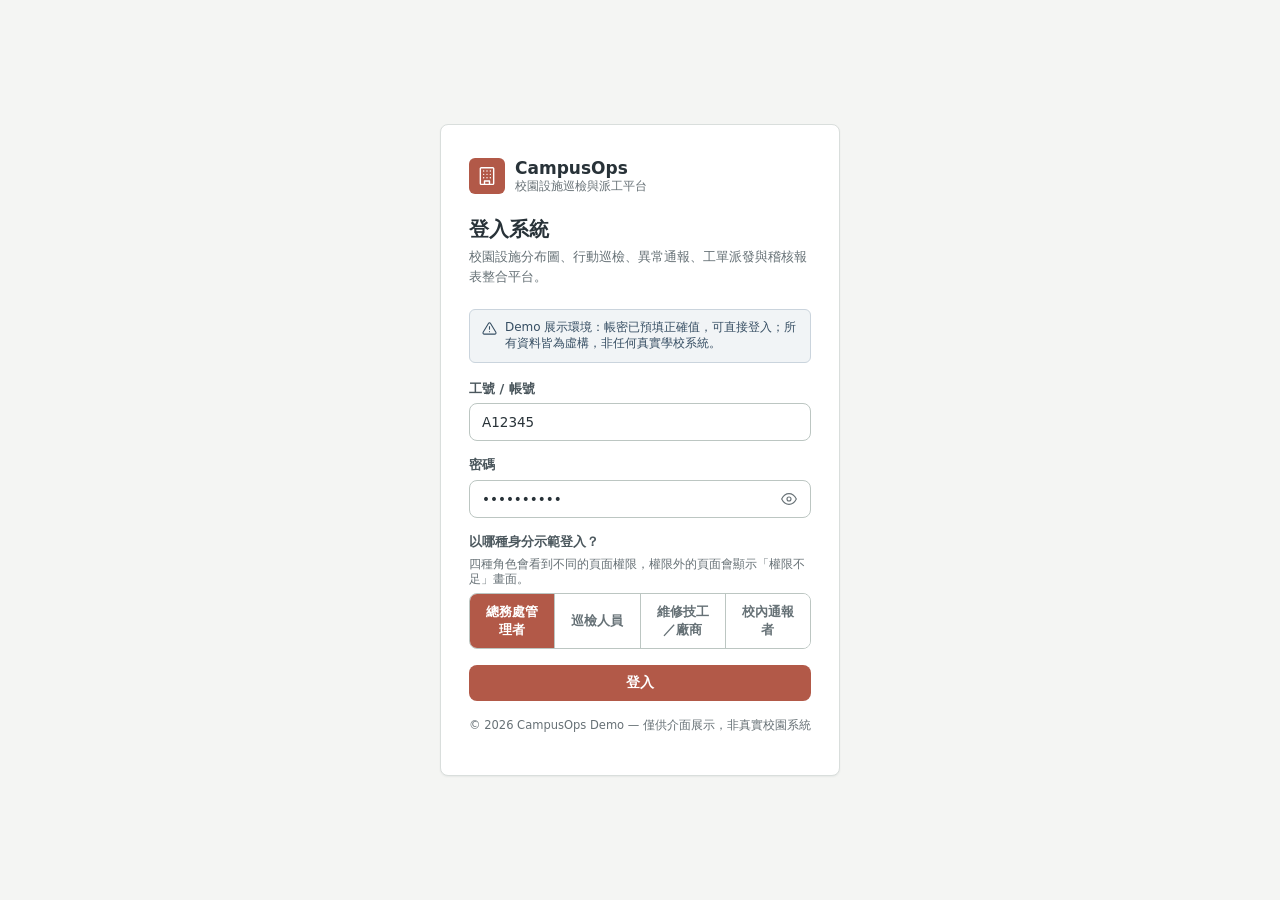
<file: index.html>
<!DOCTYPE html>
<html lang="zh-Hant">
<head>
<meta charset="UTF-8">
<meta name="viewport" content="width=device-width, initial-scale=1.0">
<title>登入 — CampusOps 校園設施巡檢與派工平台</title>
<link rel="icon" href="assets/favicon.svg" type="image/svg+xml">
<link rel="stylesheet" href="css/style.css?v=20260812a">
</head>
<body data-page="login">
<a class="skip-link" href="#login-form">跳到登入表單</a>
<div class="login-shell">
  <div class="login-card">
    <div class="login-brand">
      <div class="brand-mark"><svg viewBox="0 0 24 24" fill="none" stroke="currentColor" stroke-width="1.7" stroke-linecap="round" stroke-linejoin="round"><rect x="4" y="2" width="16" height="20" rx="1"/><path d="M9 22v-4h6v4"/><path d="M8 6h.01M12 6h.01M16 6h.01M8 10h.01M12 10h.01M16 10h.01M8 14h.01M12 14h.01M16 14h.01"/></svg></div>
      <div><div class="brand-text">CampusOps</div><div class="brand-sub">校園設施巡檢與派工平台</div></div>
    </div>
    <h2 class="login-title">登入系統</h2>
    <p class="login-desc">校園設施分布圖、行動巡檢、異常通報、工單派發與稽核報表整合平台。</p>

    <div class="login-demo-note">
      <svg viewBox="0 0 24 24" fill="none" stroke="currentColor" stroke-width="1.7" stroke-linecap="round" stroke-linejoin="round"><path d="M10.29 3.86 1.82 18a2 2 0 0 0 1.71 3h16.94a2 2 0 0 0 1.71-3L13.71 3.86a2 2 0 0 0-3.42 0Z"/><line x1="12" y1="9" x2="12" y2="13"/><line x1="12" y1="17" x2="12.01" y2="17"/></svg>
      <span>Demo 展示環境：帳密已預填正確值，可直接登入；所有資料皆為虛構，非任何真實學校系統。</span>
    </div>

    <form id="login-form" novalidate>
      <div class="field" id="field-account">
        <label for="account">工號 / 帳號</label>
        <input type="text" id="account" name="account" value="A12345" autocomplete="username">
        <span class="error-msg"><svg viewBox="0 0 24 24" fill="none" stroke="currentColor" stroke-width="1.7" stroke-linecap="round" stroke-linejoin="round" width="13" height="13"><circle cx="12" cy="12" r="10"/><path d="M12 8v4"/><path d="M12 16h.01"/></svg>工號錯誤，請確認後再試一次</span>
      </div>
      <div class="field" id="field-password">
        <label for="password">密碼</label>
        <div class="password-field-wrap">
          <input type="password" id="password" name="password" value="campus2026" autocomplete="current-password">
          <button type="button" class="password-toggle" id="toggle-password" aria-label="顯示密碼">
            <svg viewBox="0 0 24 24" fill="none" stroke="currentColor" stroke-width="1.7" stroke-linecap="round" stroke-linejoin="round"><path d="M1 12s4-8 11-8 11 8 11 8-4 8-11 8-11-8-11-8Z"/><circle cx="12" cy="12" r="3"/></svg>
          </button>
        </div>
        <span class="error-msg"><svg viewBox="0 0 24 24" fill="none" stroke="currentColor" stroke-width="1.7" stroke-linecap="round" stroke-linejoin="round" width="13" height="13"><circle cx="12" cy="12" r="10"/><path d="M12 8v4"/><path d="M12 16h.01"/></svg>密碼錯誤，請確認後再試一次</span>
      </div>

      <div class="field">
        <label>以哪種身分示範登入？</label>
        <span class="hint">四種角色會看到不同的頁面權限，權限外的頁面會顯示「權限不足」畫面。</span>
        <div class="segmented" id="role-segmented" role="radiogroup" aria-label="示範身分">
          <button type="button" data-role="manager" class="active" role="radio" aria-checked="true">總務處管理者</button>
          <button type="button" data-role="inspector" role="radio" aria-checked="false">巡檢人員</button>
          <button type="button" data-role="tech" role="radio" aria-checked="false">維修技工／廠商</button>
          <button type="button" data-role="reporter" role="radio" aria-checked="false">校內通報者</button>
        </div>
      </div>

      <button type="submit" class="btn btn-primary btn-block" id="login-submit">登入</button>
    </form>
    <p class="login-foot">© 2026 CampusOps Demo — 僅供介面展示，非真實校園系統</p>
  </div>
</div>

<script src="js/main.js?v=20260812a"></script>
<script>
(function () {
  "use strict";
  var VALID_ACCOUNT = "A12345";
  var VALID_PASSWORD = "campus2026";
  var LANDING = { manager: "dashboard.html", inspector: "inspections.html", tech: "workorders.html", reporter: "report-issue.html" };
  var selectedRole = "manager";

  document.getElementById("role-segmented").addEventListener("click", function (e) {
    var btn = e.target.closest("button[data-role]");
    if (!btn) return;
    selectedRole = btn.getAttribute("data-role");
    document.querySelectorAll("#role-segmented button").forEach(function (b) {
      var active = b === btn;
      b.classList.toggle("active", active);
      b.setAttribute("aria-checked", String(active));
    });
  });

  document.getElementById("toggle-password").addEventListener("click", function () {
    var input = document.getElementById("password");
    var isPw = input.type === "password";
    input.type = isPw ? "text" : "password";
    this.setAttribute("aria-label", isPw ? "隱藏密碼" : "顯示密碼");
    this.innerHTML = isPw
      ? '<svg viewBox="0 0 24 24" fill="none" stroke="currentColor" stroke-width="1.7" stroke-linecap="round" stroke-linejoin="round"><path d="M9.9 4.24A9.1 9.1 0 0 1 12 4c7 0 11 8 11 8a17.6 17.6 0 0 1-2.6 3.8"/><path d="M6.6 6.6C3.5 8.5 1 12 1 12s4 8 11 8a9.7 9.7 0 0 0 5-1.4"/><path d="M9.9 9.9a3 3 0 1 0 4.2 4.2"/><path d="M2 2l20 20"/></svg>'
      : '<svg viewBox="0 0 24 24" fill="none" stroke="currentColor" stroke-width="1.7" stroke-linecap="round" stroke-linejoin="round"><path d="M1 12s4-8 11-8 11 8 11 8-4 8-11 8-11-8-11-8Z"/><circle cx="12" cy="12" r="3"/></svg>';
  });

  document.getElementById("login-form").addEventListener("submit", function (e) {
    e.preventDefault();
    var account = document.getElementById("account").value.trim();
    var password = document.getElementById("password").value;
    var accountField = document.getElementById("field-account");
    var passwordField = document.getElementById("field-password");
    accountField.classList.toggle("has-error", account !== VALID_ACCOUNT);
    passwordField.classList.toggle("has-error", password !== VALID_PASSWORD);
    if (account !== VALID_ACCOUNT || password !== VALID_PASSWORD) {
      window.CO.toast("登入失敗，請確認工號與密碼", "error");
      return;
    }
    try {
      localStorage.setItem("co_session_v1", "1");
      localStorage.setItem("co_role_v1", selectedRole);
    } catch (err) { /* ignore */ }
    window.CO.toast("登入成功，正在導向…", "success");
    setTimeout(function () { window.location.href = LANDING[selectedRole]; }, 400);
  });
})();
</script>
</body>
</html>
</file>
<file: css/style.css>
/* ==========================================================================
   CampusOps — 校園設施巡檢與派工平台
   Design tokens & shared components
   ========================================================================== */

:root {
  color-scheme: light;

  /* Neutral surfaces — quiet, government/B2B feel. Light mode is the sole,
     unconditional default (no prefers-color-scheme auto-switch) so the
     brand reads consistently regardless of a visitor's OS setting; the
     [data-theme="dark"] block below is kept only as a manual-override hook
     for a possible future in-app toggle. */
  --color-bg: #f4f5f3;
  --color-surface: #ffffff;
  --color-surface-sunken: #ecefed;
  --color-border: #d9dedc;
  --color-border-strong: #bcc6c2;

  /* Text */
  --color-text: #283238;
  --color-text-soft: #4b575d;
  --color-text-muted: #667176;
  /* Darkened from the given #758086 (3.70:1 on --color-bg / 4.05:1 on
     white — both sub-4.5:1) so small faint text — table headers, captions,
     timestamps — still clears WCAG AA 4.5:1; same hue, same "most
     receded" role. */
  --color-text-faint: #677176;
  --color-text-on-primary: #ffffff;

  /* Brand — terracotta/rust, the ONE primary action color (buttons, links,
     active nav/selection state, focus rings on interactive brand controls).
     Deliberately not used as ambient background filler across cards/icons/
     panels — see --color-neutral-bg for that instead.
     Darkened slightly from the given #B85C4A (white text on it measured
     4.4989:1 — just under the 4.5:1 AA floor) to #B25948 (4.76:1). */
  --color-primary: #b25948;
  --color-primary-hover: #9f493c;
  --color-primary-active: #823b31;
  --color-primary-soft: #f8e9e5;
  --color-primary-soft-border: #e8c3bb;
  --color-primary-soft-ink: #813d32;

  /* Campus wayfinding accent — warm gold, used ONLY for the active sidebar
     item's left indicator bar. A distinct hue AND a distinct role from
     --color-caution below: this one never appears as text or in the main
     content area, so it can't be mistaken for a risk/warning state.
     Lightened well beyond the originally-given #D2A144 (only 1.91:1
     against --color-sidebar-active at the time, which then shared
     --color-primary's terracotta luminance) to #EDD394. Still re-verified
     against the current, decoupled --color-sidebar-active (#9D6257):
     3.32:1, clear of the WCAG 1.4.11 non-text 3:1 floor for graphical
     objects. */
  --color-campus-accent: #edd394;

  /* Status palette — reserved. Red/orange/yellow ONLY for danger/overdue/
     warning states. Slate blue carries charts, links and informational/
     focus states instead of the brand color, so terracotta stays legible
     as the one brand color and doesn't dominate every chart.
     -bg/-border/-ink are derived tints of the given --color-info (not
     independently specified) so the info family keeps the same light-bg/
     mid-border/dark-ink structure as every other status color below. */
  --color-neutral: #57635e;
  --color-neutral-bg: #eceeed;
  --color-info: #4d708e;
  --color-info-bg: #f1f4f6;
  --color-info-border: #cad4dd;
  --color-info-ink: #364e63;
  --color-caution: #b45309;
  --color-caution-bg: #fffbeb;
  --color-caution-border: #fde68a;
  --color-caution-dot: var(--color-caution);
  --color-risk: #c2410c;
  --color-risk-bg: #fff7ed;
  --color-risk-border: #fed7aa;
  --color-risk-dot: var(--color-risk);
  --color-danger: #b91c1c;
  --color-danger-bg: #fef2f2;
  --color-danger-border: #fecaca;
  --color-danger-dot: var(--color-danger);
  --color-success: #15803d;
  --color-success-bg: #f0fdf4;
  --color-success-border: #bbf7d0;
  --color-success-dot: var(--color-success);
  --color-violet: #5b4b93;
  --color-violet-bg: #ece9f6;
  --color-violet-border: #d8d1ee;

  --sidebar-width: 248px;
  --sidebar-width-collapsed: 76px;
  --header-height: 60px;

  /* Sidebar is a fixed warm-gray-blue identity, independent of the
     light/dark content theme — it never flips, so these are plain values,
     not re-declared per mode. --color-sidebar-active is intentionally its
     OWN muted brick tone, distinct from --color-primary, so "current page"
     (sidebar) and "primary action" (buttons) read as two different signals
     instead of the same color doing both jobs. */
  --color-sidebar: #46545b;
  --color-sidebar-hover: #56666e;
  --color-sidebar-active: #9d6257;
  --color-sidebar-text: #f8faf9;
  --color-sidebar-text-soft: #e1e6e7;
  --color-sidebar-text-muted: #c8d1d3;
  --color-sidebar-border: rgba(255, 255, 255, 0.09);

  --radius-sm: 4px;
  --radius-md: 6px;
  --radius-lg: 8px;
  --shadow-card: 0 1px 2px rgba(20, 32, 28, 0.06);
  --shadow-popover: 0 8px 24px rgba(20, 32, 28, 0.12);

  --font-ui: "Inter", "PingFang TC", "Noto Sans TC", "Microsoft JhengHei", system-ui, sans-serif;
  --font-mono: "JetBrains Mono", Menlo, monospace;
}

/* Manual dark-mode hook (not auto-activated — see note above). Kept in sync
   with the brand in case an in-app theme toggle is added later. */
:root[data-theme="dark"] {
  color-scheme: dark;
  --color-bg: #141a18;
  --color-surface: #1b2320;
  --color-surface-sunken: #171d1b;
  --color-border: #2a332f;
  --color-border-strong: #3a453f;
  --color-text: #eef2f0;
  --color-text-soft: #cdd6d2;
  --color-text-muted: #a1aca6;
  --color-text-faint: #8b9994;
  --color-primary: #2dd4bf;
  --color-primary-hover: #14b8a6;
  --color-primary-active: #0b3a35;
  --color-primary-soft: #0f2b28;
  --color-primary-soft-border: #1f4a44;
  --color-primary-soft-ink: #93e6da;
  --color-neutral: #a1aca6;
  --color-neutral-bg: #232b28;
  --color-info: #60a5fa;
  --color-info-bg: #16233d;
  --color-info-border: #24406b;
  --color-info-ink: #bfdbfe;
  --color-caution: #e6b64a;
  --color-caution-bg: #332a13;
  --color-caution-border: #5c471f;
  --color-caution-dot: var(--color-caution);
  --color-risk: #ef9463;
  --color-risk-bg: #3a2415;
  --color-risk-border: #5c3a24;
  --color-risk-dot: var(--color-risk);
  --color-danger: #f08a86;
  --color-danger-bg: #3a1c1b;
  --color-danger-border: #5c2d2b;
  --color-danger-dot: var(--color-danger);
  --color-success: #5fce9a;
  --color-success-bg: #17301f;
  --color-success-border: #285039;
  --color-success-dot: var(--color-success);
  --color-violet: #a79bdc;
  --color-violet-bg: #262040;
  --color-violet-border: #3c3260;
}

* { box-sizing: border-box; }
html { -webkit-text-size-adjust: 100%; }

body {
  margin: 0;
  font-family: var(--font-ui);
  color: var(--color-text);
  background: var(--color-bg);
  -webkit-font-smoothing: antialiased;
  line-height: 1.3;
}

a { color: inherit; text-decoration: none; }
button { font-family: inherit; }
img { max-width: 100%; display: block; }
ul { list-style: none; margin: 0; padding: 0; }
svg { display: block; }
p { margin: 0 0 8px; line-height: 1.55; }
h1, h2, h3, h4 { margin: 0; line-height: 1.35; }

.skip-link {
  position: absolute;
  left: -9999px;
  top: 0;
  background: var(--color-primary);
  color: #fff;
  padding: 10px 16px;
  border-radius: 0 0 var(--radius-lg) 0;
  z-index: 300;
}
.skip-link:focus { left: 0; }

/* ---------- App shell ---------- */

.app-shell { min-height: 100vh; display: flex; }

/* Sidebar is a fixed dark-green identity (see --sidebar-* tokens) — it does
   NOT follow the light/dark content theme, by design: it's the one constant
   anchor while the main workspace stays light gray/white. */
.sidebar {
  position: fixed;
  inset: 0 auto 0 0;
  width: var(--sidebar-width);
  background: var(--color-sidebar);
  border-right: 1px solid var(--color-sidebar-border);
  display: flex;
  flex-direction: column;
  z-index: 40;
  transition: width 0.2s ease;
  overflow: hidden;
}
body.sidebar-collapsed .sidebar { width: var(--sidebar-width-collapsed); }

.sidebar-brand {
  height: var(--header-height);
  display: flex;
  align-items: center;
  gap: 10px;
  padding: 0 20px;
  border-bottom: 1px solid var(--color-sidebar-border);
  flex-shrink: 0;
  overflow: hidden;
}
.sidebar-brand .brand-mark {
  width: 30px; height: 30px; border-radius: var(--radius-md);
  background: var(--color-sidebar-active); color: #fff;
  display: flex; align-items: center; justify-content: center;
  flex-shrink: 0;
}
.sidebar-brand .brand-mark svg { width: 18px; height: 18px; }
.sidebar-brand .brand-text { font-size: 16px; font-weight: 700; white-space: nowrap; letter-spacing: 0.2px; color: var(--color-sidebar-text); }
.sidebar-brand .brand-sub { font-size: 11px; color: var(--color-sidebar-text-muted); white-space: nowrap; }
body.sidebar-collapsed .brand-text,
body.sidebar-collapsed .brand-sub { display: none; }

.sidebar-nav { flex: 1; overflow-y: auto; overflow-x: hidden; padding: 12px; display: flex; flex-direction: column; gap: 2px; }
.sidebar-section-label {
  font-size: 11px; font-weight: 600; color: var(--color-sidebar-text-muted);
  text-transform: uppercase; letter-spacing: 0.06em;
  padding: 14px 12px 6px;
}
body.sidebar-collapsed .sidebar-section-label { display: none; }

.sidebar-link {
  display: flex; align-items: center; gap: 12px;
  height: 38px; padding: 0 12px;
  border-radius: var(--radius-md);
  font-size: 14px; color: var(--color-sidebar-text-soft);
  cursor: pointer; white-space: nowrap; position: relative;
}
.sidebar-link:hover { background: var(--color-sidebar-hover); color: var(--color-sidebar-text); }
.sidebar-link svg { flex-shrink: 0; width: 18px; height: 18px; }
.sidebar-link.active {
  background: var(--color-sidebar-active);
  color: #fff;
  font-weight: 600;
}
/* Campus wayfinding cue on the active nav item — a small, deliberate accent,
   not a second brand color; see --color-campus-accent's definition. */
.sidebar-link[aria-current="page"]::before {
  content: "";
  position: absolute;
  left: 0; top: 8px; bottom: 8px;
  width: 3px;
  background: var(--color-campus-accent);
  border-radius: 0 2px 2px 0;
}
.sidebar-link .lock-flag {
  margin-left: auto; width: 14px; height: 14px; color: var(--color-sidebar-text-muted); flex-shrink: 0;
}
.sidebar-link.active .lock-flag { color: rgba(255,255,255,0.75); }
body.sidebar-collapsed .sidebar-link span:not(.lock-flag),
body.sidebar-collapsed .sidebar-link .lock-flag { display: none; }
body.sidebar-collapsed .sidebar-link { justify-content: center; }

.sidebar-foot { border-top: 1px solid var(--color-sidebar-border); padding: 8px; flex-shrink: 0; }
.sidebar-foot .sidebar-link { color: var(--color-sidebar-text-soft); }
.sidebar-foot .sidebar-link:hover { background: var(--color-sidebar-hover); color: var(--color-sidebar-text); }

.main-col { flex: 1; margin-left: var(--sidebar-width); display: flex; flex-direction: column; min-width: 0; transition: margin-left 0.2s ease; }
body.sidebar-collapsed .main-col { margin-left: var(--sidebar-width-collapsed); }

.topbar {
  height: var(--header-height);
  background: var(--color-surface);
  border-bottom: 1px solid var(--color-border);
  display: flex; align-items: center;
  padding: 0 20px;
  position: sticky; top: 0; z-index: 30;
  gap: 16px;
}
.topbar-inner { display: flex; align-items: center; justify-content: space-between; width: 100%; gap: 16px; }
.topbar-left { display: flex; align-items: center; gap: 12px; min-width: 0; }
.topbar-right { display: flex; align-items: center; gap: 10px; flex-shrink: 0; }

.sidebar-toggle, .icon-btn {
  width: 34px; height: 34px; border-radius: var(--radius-md);
  border: 1px solid var(--color-border); background: var(--color-surface);
  display: flex; align-items: center; justify-content: center;
  color: var(--color-text-soft); cursor: pointer; flex-shrink: 0; position: relative;
}
.sidebar-toggle:hover, .icon-btn:hover { background: var(--color-surface-sunken); }
.icon-btn svg { width: 17px; height: 17px; }

.page-heading { display: flex; flex-direction: column; min-width: 0; }
.page-heading h1 { font-size: 16px; font-weight: 700; white-space: nowrap; overflow: hidden; text-overflow: ellipsis; }
.page-heading .breadcrumb { font-size: 12px; color: var(--color-text-faint); }

.badge-dot {
  position: absolute; top: 6px; right: 6px; width: 7px; height: 7px;
  border-radius: 50%; background: var(--color-danger-dot); border: 1.5px solid var(--color-surface);
}

.role-switcher { position: relative; }
.role-chip {
  display: flex; align-items: center; gap: 8px;
  height: 34px; padding: 0 10px 0 4px;
  border: 1px solid var(--color-border); border-radius: var(--radius-lg);
  background: var(--color-surface); cursor: pointer; font-size: 13px;
}
.role-chip .avatar {
  width: 26px; height: 26px; border-radius: var(--radius-sm);
  background: var(--color-neutral-bg); color: var(--color-text-soft);
  display: flex; align-items: center; justify-content: center; font-size: 12px; font-weight: 700;
  flex-shrink: 0;
}
.role-chip .role-name { font-weight: 600; white-space: nowrap; }
.role-chip .role-title { color: var(--color-text-faint); font-size: 11px; white-space: nowrap; }
.role-menu {
  position: absolute; top: calc(100% + 6px); right: 0; width: 258px;
  background: var(--color-surface); border: 1px solid var(--color-border);
  border-radius: var(--radius-lg); box-shadow: var(--shadow-popover);
  padding: 6px; z-index: 60; display: none;
}
.role-menu.open { display: block; }
.role-menu-label { font-size: 11px; color: var(--color-text-faint); padding: 8px 10px 4px; text-transform: uppercase; letter-spacing: 0.05em; }
.role-menu-item {
  display: flex; align-items: flex-start; gap: 10px; width: 100%; text-align: left;
  padding: 8px 10px; border-radius: var(--radius-md); border: none; background: none; cursor: pointer;
}
.role-menu-item:hover { background: var(--color-surface-sunken); }
.role-menu-item.active { background: var(--color-primary-soft); }
.role-menu-item .r-name { font-size: 13px; font-weight: 600; color: var(--color-text); }
.role-menu-item .r-desc { font-size: 11.5px; color: var(--color-text-faint); margin-top: 1px; }
.role-menu-item svg { width: 16px; height: 16px; margin-top: 2px; color: var(--color-text-muted); flex-shrink: 0; }
.role-menu-item.active svg { color: var(--color-primary-hover); }

/* ---------- Demo banner ---------- */
/* Uses the blue info accent, not brand green — it's an informational
   notice, not a primary action, and keeps green from bleeding into every
   page's very first pixels. */
.demo-banner {
  background: var(--color-info-bg);
  border-bottom: 1px solid var(--color-info-border);
  color: var(--color-info-ink);
  font-size: 12.5px;
  padding: 8px 20px;
  display: flex; align-items: center; gap: 14px; flex-wrap: wrap;
}
.demo-banner svg { width: 15px; height: 15px; flex-shrink: 0; color: var(--color-info-ink); }
.demo-banner .db-text { flex: 1; min-width: 200px; }
.demo-banner .db-tests { display: flex; align-items: center; gap: 6px; flex-wrap: wrap; }
.demo-banner .db-tests span { color: var(--color-info-ink); font-weight: 600; }
.demo-banner .db-tests a {
  border: 1px solid var(--color-info-border); border-radius: var(--radius-sm);
  padding: 2px 8px; font-size: 11.5px; background: var(--color-surface); color: var(--color-info-ink);
}
.demo-banner .db-tests a:hover { background: var(--color-info-bg); }
.demo-banner .demo-mode-switcher { flex-shrink: 0; }
.demo-banner .demo-mode-switcher .role-chip {
  height: 26px; padding: 0 8px; gap: 6px; border-color: var(--color-info-border);
  background: var(--color-surface); color: var(--color-info-ink); font-weight: 600; font-size: 12px;
}
.demo-banner .demo-mode-switcher .role-chip svg { width: 14px; height: 14px; }
.demo-banner .demo-mode-switcher .role-chip:hover { background: var(--color-info-bg); }
.demo-banner .demo-mode-switcher .role-menu { right: 0; }

/* ---------- Page layout ---------- */

.page { padding: 24px 28px 48px; flex: 1; width: 100%; }
.page-header { display: flex; align-items: flex-end; justify-content: space-between; gap: 16px; margin-bottom: 20px; flex-wrap: wrap; }
.page-title { font-size: 22px; font-weight: 700; }
.page-subtitle { font-size: 13px; color: var(--color-text-muted); margin-top: 4px; }
.page-actions { display: flex; gap: 10px; flex-wrap: wrap; }

.section-title { font-size: 15px; font-weight: 700; margin-bottom: 12px; }

/* ---------- Buttons ---------- */

.btn {
  display: inline-flex; align-items: center; justify-content: center; gap: 8px;
  height: 36px; padding: 0 16px; border-radius: var(--radius-lg);
  font-size: 13.5px; font-weight: 600; cursor: pointer; border: 1px solid transparent;
  white-space: nowrap; transition: background 0.12s ease, border-color 0.12s ease;
}
.btn svg { width: 15px; height: 15px; }
.btn:disabled { opacity: 0.5; cursor: not-allowed; }
.btn-primary { background: var(--color-primary); color: #fff; }
.btn-primary:hover:not(:disabled) { background: var(--color-primary-hover); }
.btn-secondary { background: var(--color-surface); border-color: var(--color-border-strong); color: var(--color-text); }
.btn-secondary:hover:not(:disabled) { background: var(--color-surface-sunken); }
.btn-ghost { background: none; color: var(--color-text-soft); }
.btn-ghost:hover:not(:disabled) { background: var(--color-surface-sunken); }
.btn-danger { background: var(--color-danger); color: #fff; }
.btn-danger:hover:not(:disabled) { background: #941f19; }
.btn-sm { height: 30px; padding: 0 12px; font-size: 12.5px; border-radius: var(--radius-md); }
.btn-block { width: 100%; }
.btn-icon-only { width: 36px; padding: 0; }

/* ---------- Forms ---------- */

.field { display: flex; flex-direction: column; gap: 6px; margin-bottom: 16px; }
.field label { font-size: 13px; font-weight: 600; color: var(--color-text-soft); }
.field .hint { font-size: 11.5px; color: var(--color-text-faint); }
.field .error-msg { font-size: 11.5px; color: var(--color-danger); display: none; align-items: center; gap: 4px; }
.field.has-error .error-msg { display: flex; }
.field.has-error input, .field.has-error select, .field.has-error textarea { border-color: var(--color-danger); }

input[type="text"], input[type="password"], input[type="search"], input[type="date"],
input[type="number"], input[type="email"], select, textarea {
  height: 38px; padding: 0 12px; border-radius: var(--radius-lg);
  border: 1px solid var(--color-border-strong); background: var(--color-surface);
  font-size: 13.5px; color: var(--color-text); width: 100%; font-family: inherit;
}
textarea { height: auto; padding: 10px 12px; min-height: 84px; resize: vertical; }
input:focus, select:focus, textarea:focus { outline: 2px solid var(--color-info); outline-offset: 1px; border-color: var(--color-info); }
input::placeholder, textarea::placeholder { color: var(--color-text-faint); }

.select-wrap { position: relative; }
.select-wrap svg { position: absolute; right: 10px; top: 50%; transform: translateY(-50%); width: 16px; height: 16px; color: var(--color-text-faint); pointer-events: none; }
.select-wrap select { appearance: none; padding-right: 32px; }

.checkbox-row { display: flex; align-items: center; gap: 8px; font-size: 13.5px; }
.checkbox-row input[type="checkbox"] { width: 16px; height: 16px; accent-color: var(--color-primary); }

.segmented { display: flex; border: 1px solid var(--color-border-strong); border-radius: var(--radius-lg); overflow: hidden; }
.segmented button {
  flex: 1; padding: 9px 12px; border: none; background: var(--color-surface); font-size: 13px; font-weight: 600;
  color: var(--color-text-muted); cursor: pointer; border-right: 1px solid var(--color-border-strong);
  display: flex; align-items: center; justify-content: center; gap: 6px;
}
.segmented button:last-child { border-right: none; }
.segmented button.active { background: var(--color-primary); color: #fff; }
.segmented button.seg-danger.active { background: var(--color-danger); }
.segmented button svg { width: 15px; height: 15px; }

/* ---------- Cards & stat tiles ---------- */

.card {
  background: var(--color-surface); border: 1px solid var(--color-border);
  border-radius: var(--radius-lg); box-shadow: var(--shadow-card);
}
.card-pad { padding: 18px; }
.card-header { display: flex; align-items: center; justify-content: space-between; padding: 16px 18px; border-bottom: 1px solid var(--color-border); gap: 10px; flex-wrap: wrap; }
.card-header h2, .card-header h3 { font-size: 14.5px; font-weight: 700; }
.card-body { padding: 18px; }

.stats-grid { display: grid; grid-template-columns: repeat(4, 1fr); gap: 14px; margin-bottom: 20px; }
.stat-card {
  background: var(--color-surface); border: 1px solid var(--color-border); border-radius: var(--radius-lg);
  padding: 16px 18px; box-shadow: var(--shadow-card); min-height: 108px;
  display: flex; flex-direction: column; justify-content: space-between; gap: 10px;
}
.stat-card .stat-top { display: flex; align-items: center; justify-content: space-between; }
.stat-card .stat-label { font-size: 12.5px; color: var(--color-text-muted); font-weight: 600; }
.stat-card .stat-icon { width: 30px; height: 30px; border-radius: var(--radius-md); display: flex; align-items: center; justify-content: center; flex-shrink: 0; }
.stat-card .stat-icon svg { width: 16px; height: 16px; }
.stat-card .stat-value { font-size: 27px; font-weight: 800; letter-spacing: -0.01em; }
.stat-card .stat-foot { font-size: 12px; color: var(--color-text-faint); display: flex; align-items: center; gap: 5px; }
.stat-card.tone-neutral .stat-icon { background: var(--color-neutral-bg); color: var(--color-text-soft); }
.stat-card.tone-caution .stat-icon { background: var(--color-caution-bg); color: var(--color-caution); }
.stat-card.tone-risk .stat-icon { background: var(--color-risk-bg); color: var(--color-risk); }
.stat-card.tone-danger .stat-icon { background: var(--color-danger-bg); color: var(--color-danger); }
.stat-card.tone-success .stat-icon { background: var(--color-success-bg); color: var(--color-success); }
.delta-up { color: var(--color-danger); }
.delta-down { color: var(--color-success); }

.grid-2 { display: grid; grid-template-columns: 1.5fr 1fr; gap: 14px; }
/* Dashboard's two-column rows: size each card to its own content instead of
   stretching the shorter card (e.g. 設施類型分布) up to match a taller sibling
   (e.g. 需要立即處理's list) — that stretch was the source of large dead
   whitespace inside the shorter card. */
body[data-page="dashboard"] .grid-2 { align-items: start; }
.grid-3 { display: grid; grid-template-columns: repeat(3, 1fr); gap: 14px; }

/* ---------- Badges / pills ---------- */

.badge {
  display: inline-flex; align-items: center; gap: 5px;
  font-size: 11.5px; font-weight: 700; padding: 3px 9px; border-radius: 999px;
  white-space: nowrap; line-height: 1.6;
}
.badge svg, .badge .dot { width: 7px; height: 7px; border-radius: 50%; flex-shrink: 0; }
.badge .dot { display: inline-block; }

/* Every status badge carries a matching 1px border, not just a tinted fill —
   keeps the quiet, outlined B2B look consistent with cards/inputs. */
.badge-neutral { background: var(--color-neutral-bg); color: var(--color-text-soft); border: 1px solid var(--color-border-strong); }
.badge-neutral .dot { background: var(--color-text-faint); }
.badge-info { background: var(--color-info-bg); color: var(--color-info); border: 1px solid var(--color-info-border); }
.badge-info .dot { background: var(--color-info); }
.badge-caution { background: var(--color-caution-bg); color: var(--color-caution); border: 1px solid var(--color-caution-border); }
.badge-caution .dot { background: var(--color-caution-dot); }
.badge-risk { background: var(--color-risk-bg); color: var(--color-risk); border: 1px solid var(--color-risk-border); }
.badge-risk .dot { background: var(--color-risk-dot); }
.badge-danger { background: var(--color-danger-bg); color: var(--color-danger); border: 1px solid var(--color-danger-border); }
.badge-danger .dot { background: var(--color-danger-dot); }
.badge-success { background: var(--color-success-bg); color: var(--color-success); border: 1px solid var(--color-success-border); }
.badge-success .dot { background: var(--color-success-dot); }
.badge-violet { background: var(--color-violet-bg); color: var(--color-violet); border: 1px solid var(--color-violet-border); }
.badge-violet .dot { background: var(--color-violet); }
.badge-primary { background: var(--color-primary-soft); color: var(--color-primary-hover); border: 1px solid var(--color-primary-soft-border); }
.badge-primary .dot { background: var(--color-primary); }

.badge-lg { font-size: 12.5px; padding: 5px 12px; }

/* ---------- Tables ---------- */

.table-toolbar { display: flex; align-items: center; justify-content: space-between; gap: 12px; flex-wrap: wrap; padding: 14px 18px; border-bottom: 1px solid var(--color-border); }
.table-search { position: relative; width: 260px; max-width: 100%; }
.table-search svg { position: absolute; left: 10px; top: 50%; transform: translateY(-50%); width: 15px; height: 15px; color: var(--color-text-faint); }
.table-search input { padding-left: 32px; }
.table-filters { display: flex; gap: 8px; flex-wrap: wrap; align-items: center; }
.table-filters select { height: 34px; font-size: 12.5px; padding: 0 28px 0 10px; width: auto; min-width: 108px; }
.table-count { font-size: 12px; color: var(--color-text-faint); white-space: nowrap; }

.table-scroll { overflow-x: auto; }
table.data-table { width: 100%; border-collapse: collapse; min-width: 640px; font-size: 13px; }
table.data-table th {
  text-align: left; font-size: 11.5px; font-weight: 700; color: var(--color-text-faint);
  text-transform: uppercase; letter-spacing: 0.04em; padding: 10px 14px; border-bottom: 1px solid var(--color-border);
  white-space: nowrap; background: var(--color-surface-sunken); position: sticky; top: 0;
}
table.data-table th.sortable { cursor: pointer; user-select: none; }
table.data-table th.sortable .sort-icon { display: inline-flex; vertical-align: -3px; margin-left: 3px; width: 12px; height: 12px; opacity: 0.5; }
table.data-table th.sort-active .sort-icon { opacity: 1; color: var(--color-primary); }
table.data-table td { padding: 12px 14px; border-bottom: 1px solid var(--color-border); vertical-align: middle; }
table.data-table tbody tr:hover { background: var(--color-surface-sunken); }
table.data-table tbody tr.row-link { cursor: pointer; }
.cell-primary { font-weight: 600; color: var(--color-text); }
.cell-muted { color: var(--color-text-faint); font-size: 12.5px; }
.cell-mono { font-family: var(--font-mono); font-size: 12px; }

.table-pagination { display: flex; align-items: center; justify-content: space-between; padding: 12px 18px; border-top: 1px solid var(--color-border); flex-wrap: wrap; gap: 10px; }
.pager-btns { display: flex; gap: 6px; align-items: center; }
.pager-btns button {
  width: 30px; height: 30px; border-radius: var(--radius-md); border: 1px solid var(--color-border-strong);
  background: var(--color-surface); cursor: pointer; font-size: 12.5px; display: flex; align-items: center; justify-content: center;
}
.pager-btns button.active { background: var(--color-primary); color: #fff; border-color: var(--color-primary); }
.pager-btns button:disabled { opacity: 0.4; cursor: not-allowed; }

/* Mobile responsive table -> card stack */
@media (max-width: 860px) {
  table.data-table.table-responsive-stack { min-width: 0; }
  table.data-table.table-responsive-stack thead { display: none; }
  table.data-table.table-responsive-stack, table.data-table.table-responsive-stack tbody, table.data-table.table-responsive-stack tr, table.data-table.table-responsive-stack td { display: block; width: 100%; }
  table.data-table.table-responsive-stack tr { border: 1px solid var(--color-border); border-radius: var(--radius-lg); margin-bottom: 10px; padding: 6px 4px; }
  table.data-table.table-responsive-stack td { display: flex; justify-content: space-between; gap: 10px; border-bottom: none; padding: 7px 12px; text-align: right; }
  table.data-table.table-responsive-stack td::before { content: attr(data-label); font-size: 11.5px; font-weight: 700; color: var(--color-text-faint); text-align: left; }
}

/* ---------- Empty / loading / error / permission states ---------- */

.state-block { display: flex; flex-direction: column; align-items: center; justify-content: center; text-align: center; padding: 56px 24px; gap: 10px; }
.state-block .state-icon { width: 52px; height: 52px; border-radius: 999px; display: flex; align-items: center; justify-content: center; margin-bottom: 6px; }
.state-block .state-icon svg { width: 26px; height: 26px; }
.state-block.state-empty .state-icon { background: var(--color-surface-sunken); color: var(--color-text-faint); }
.state-block.state-error .state-icon { background: var(--color-danger-bg); color: var(--color-danger); }
.state-block.state-denied .state-icon { background: var(--color-caution-bg); color: var(--color-caution); }
.state-block h3 { font-size: 15px; font-weight: 700; }
.state-block p { font-size: 13px; color: var(--color-text-muted); max-width: 380px; }
.state-block .state-actions { display: flex; gap: 10px; margin-top: 8px; }

.state-permission-page { min-height: 420px; display: flex; align-items: center; justify-content: center; }

.skeleton { background: linear-gradient(90deg, var(--color-surface-sunken) 25%, var(--color-border) 37%, var(--color-surface-sunken) 63%); background-size: 400% 100%; animation: skeleton-loading 1.4s ease infinite; border-radius: var(--radius-md); }
@keyframes skeleton-loading { 0% { background-position: 100% 50%; } 100% { background-position: 0 50%; } }
.skeleton-text { height: 12px; margin-bottom: 8px; }
.skeleton-card { height: 108px; border-radius: var(--radius-lg); }

/* ---------- Modals ---------- */

.modal-backdrop {
  display: none; position: fixed; inset: 0; background: rgba(15, 23, 20, 0.45);
  align-items: center; justify-content: center; z-index: 100; padding: 20px;
}
.modal-backdrop.open { display: flex; }
/* CO.openModal()/closeTopModal() already toggled this class on <body>, but
   there was no rule making it actually lock scroll — every modal in the app
   (reset-demo, submit-confirm, reject, and now the photo lightbox) gets the
   fix at once. */
body.modal-open { overflow: hidden; }
.modal {
  background: var(--color-surface); border-radius: var(--radius-lg); padding: 22px;
  width: 420px; max-width: 100%; max-height: 88vh; overflow-y: auto;
  box-shadow: var(--shadow-popover);
}
.modal.modal-lg { width: 640px; }
.modal h3 { font-size: 16px; font-weight: 700; margin-bottom: 10px; }
.modal p { font-size: 13.5px; color: var(--color-text-muted); }
.modal-actions { display: flex; justify-content: flex-end; gap: 10px; margin-top: 18px; }

/* ---------- Toasts ---------- */

.toast-stack { position: fixed; bottom: 20px; right: 20px; z-index: 200; display: flex; flex-direction: column; gap: 8px; align-items: flex-end; }
.toast {
  background: var(--color-primary-active); color: #fff; padding: 11px 16px; border-radius: var(--radius-lg);
  font-size: 13px; font-weight: 600; box-shadow: var(--shadow-popover); display: flex; align-items: center; gap: 8px;
  animation: toast-in 0.18s ease;
}
.toast.toast-error { background: var(--color-danger); }
.toast.toast-success { background: var(--color-success); }
.toast svg { width: 16px; height: 16px; flex-shrink: 0; }
@keyframes toast-in { from { opacity: 0; transform: translateY(6px); } to { opacity: 1; transform: translateY(0); } }

/* ---------- Login page ---------- */

.login-shell { min-height: 100vh; display: flex; align-items: center; justify-content: center; background: var(--color-bg); padding: 24px; }
.login-card { width: 400px; max-width: 100%; background: var(--color-surface); border: 1px solid var(--color-border); border-radius: var(--radius-lg); box-shadow: var(--shadow-card); padding: 32px 28px; }
.login-brand { display: flex; align-items: center; gap: 10px; margin-bottom: 22px; }
.login-brand .brand-mark { width: 36px; height: 36px; border-radius: var(--radius-md); background: var(--color-primary); color: #fff; display: flex; align-items: center; justify-content: center; }
.login-brand .brand-mark svg { width: 20px; height: 20px; }
.login-brand .brand-text { font-size: 17px; font-weight: 800; }
.login-brand .brand-sub { font-size: 11.5px; color: var(--color-text-faint); }
.login-title { font-size: 20px; font-weight: 700; margin-bottom: 4px; }
.login-desc { font-size: 13px; color: var(--color-text-muted); margin-bottom: 22px; }
.login-demo-note { background: var(--color-info-bg); border: 1px solid var(--color-info-border); border-radius: var(--radius-md); padding: 10px 12px; font-size: 12px; color: var(--color-info-ink); margin-bottom: 18px; display: flex; gap: 8px; }
.login-demo-note svg { width: 15px; height: 15px; flex-shrink: 0; margin-top: 1px; }
.login-foot { text-align: center; font-size: 11.5px; color: var(--color-text-faint); margin-top: 16px; }
.password-field-wrap { position: relative; }
.password-toggle { position: absolute; right: 8px; top: 50%; transform: translateY(-50%); background: none; border: none; cursor: pointer; color: var(--color-text-faint); width: 28px; height: 28px; display: flex; align-items: center; justify-content: center; }
.password-toggle svg { width: 16px; height: 16px; }

/* ---------- Utility ---------- */

.flex { display: flex; }
.flex-col { flex-direction: column; }
.items-center { align-items: center; }
.justify-between { justify-content: space-between; }
.gap-6 { gap: 6px; } .gap-8 { gap: 8px; } .gap-10 { gap: 10px; } .gap-14 { gap: 14px; }
.mt-8 { margin-top: 8px; } .mt-12 { margin-top: 12px; } .mt-16 { margin-top: 16px; } .mt-20 { margin-top: 20px; }
.mb-8 { margin-bottom: 8px; } .mb-12 { margin-bottom: 12px; } .mb-16 { margin-bottom: 16px; }
.text-muted { color: var(--color-text-muted); }
.text-faint { color: var(--color-text-faint); }
.text-sm { font-size: 12.5px; }
.font-mono { font-family: var(--font-mono); }
.w-full { width: 100%; }
.hidden { display: none !important; }
/* Visually hidden but still present for screen readers/AT — unlike .hidden
   (display:none), this keeps the element in the accessibility tree. Use for
   <label>s that pair with an icon-only or placeholder-only control. */
.visually-hidden {
  position: absolute !important;
  width: 1px; height: 1px;
  padding: 0; margin: -1px;
  overflow: hidden;
  clip: rect(0, 0, 0, 0);
  white-space: nowrap;
  border: 0;
}
.hr { height: 1px; background: var(--color-border); border: none; margin: 16px 0; }
.avatar-initials {
  width: 32px; height: 32px; border-radius: var(--radius-md); background: var(--color-primary-soft);
  color: var(--color-primary-hover); font-size: 12.5px; font-weight: 700; display: flex; align-items: center; justify-content: center; flex-shrink: 0;
}

/* ---------- Responsive: desktop / tablet ---------- */

@media (max-width: 1240px) {
  .stats-grid { grid-template-columns: repeat(2, 1fr); }
  .grid-2, .grid-3 { grid-template-columns: 1fr; }
}

@media (max-width: 900px) {
  .sidebar { transform: translateX(-100%); transition: transform 0.2s ease; width: var(--sidebar-width); }
  body.sidebar-mobile-open .sidebar { transform: translateX(0); }
  .main-col { margin-left: 0; }
  body.sidebar-collapsed .main-col { margin-left: 0; }
  .page { padding: 16px; }
  .stats-grid { grid-template-columns: 1fr 1fr; gap: 10px; }
  .table-toolbar { flex-direction: column; align-items: stretch; }
  .table-search { width: 100%; }
  .sidebar-scrim { display: none; position: fixed; inset: 0; background: rgba(0,0,0,0.35); z-index: 39; }
  body.sidebar-mobile-open .sidebar-scrim { display: block; }
}

@media (max-width: 560px) {
  .stats-grid { grid-template-columns: 1fr; }
  .page-header { flex-direction: column; align-items: stretch; }
}

/* ==========================================================================
   Dashboard — campus operations command center
   ========================================================================== */

/* ---------- Topbar: slim demo tag + mobile page-actions menu ---------- */

.demo-tag {
  display: flex; align-items: center; gap: 6px; height: 34px; padding: 0 10px;
  border: 1px solid var(--color-info-border); border-radius: var(--radius-lg);
  background: var(--color-info-bg); color: var(--color-info-ink); font-size: 12.5px; font-weight: 700; cursor: pointer;
}
.demo-tag:hover { background: var(--color-info-border); }
.demo-tag svg { width: 15px; height: 15px; }
.demo-tag:focus-visible { outline: 2px solid var(--color-info); outline-offset: 2px; }
.demo-tag-menu { width: 300px; }
.demo-tag-declaration {
  display: flex; gap: 8px; font-size: 12px; color: var(--color-info-ink); background: var(--color-info-bg);
  border: 1px solid var(--color-info-border); border-radius: var(--radius-md); padding: 8px 10px; margin: 4px 4px 8px;
}
.demo-tag-declaration svg { width: 14px; height: 14px; flex-shrink: 0; margin-top: 1px; }

.page-actions-menu { position: relative; display: none; }
.page-actions-menu .icon-btn:focus-visible { outline: 2px solid var(--color-info); outline-offset: 2px; }
.page-actions-menu .role-menu { width: 240px; }

/* ---------- 12-column row layout ---------- */

.dash-row-12 { display: grid; grid-template-columns: repeat(12, 1fr); gap: 12px; }
.dash-col-7 { grid-column: span 7; }
.dash-col-5 { grid-column: span 5; }
.dash-col-8 { grid-column: span 8; }
.dash-col-4 { grid-column: span 4; }
.dash-hotspot-panel { order: 1; display: flex; flex-direction: column; }
.dash-urgent-panel { order: 2; display: flex; flex-direction: column; }
.dash-panel-link { font-size: 12.5px; font-weight: 600; color: var(--color-info); white-space: nowrap; }
.dash-panel-link:hover { text-decoration: underline; }
.dash-panel-link:focus-visible { outline: 2px solid var(--color-info); outline-offset: 2px; border-radius: 2px; }

/* Denser KPI row + section rhythm for the Dashboard specifically (scoped by
   body[data-page], same pattern the existing <=640px rule below already
   uses) — other pages' .stats-grid/.stat-card are untouched. */
body[data-page="dashboard"] .stats-grid { gap: 12px; margin-bottom: 16px; }
body[data-page="dashboard"] .stat-card { padding: 14px 16px; min-height: 92px; }

/* ---------- Hotspot map — reuses .map-canvas/.map-building/.map-marker/
   .map-cluster/.map-popover from the full facility map (map.html) so both
   surfaces render identically; only the wrapper differs (no pan/zoom chrome
   here, fixed 100% scale). Scoped so it never touches map.html's own rules.
   280px matches the mobile floor exactly, so one value now covers every
   viewport instead of a separate <=560px override. */
.dash-hotspot-wrap {
  position: relative; border: 1px solid var(--color-border); border-radius: var(--radius-lg);
  overflow: hidden; min-height: 280px; flex: 1;
}
.dash-hotspot-wrap .map-canvas { position: absolute; inset: 0; }
.dash-hotspot-wrap .map-building { cursor: default; }
.dash-hotspot-wrap .map-building:hover { border-color: var(--color-border-strong); }

/* Cluster popover — the hotspot's simplified stand-in for map.html's
   zoom-to-expand: no zoom control here, so a cluster instead lists its
   work orders directly, worst-risk first. */
.dash-cluster-list { display: flex; flex-direction: column; gap: 6px; max-height: 220px; overflow-y: auto; }
.dash-cluster-item {
  display: flex; align-items: center; gap: 8px; width: 100%; text-align: left; font: inherit;
  border: 1px solid var(--color-border); border-radius: var(--radius-md); padding: 6px 8px;
  background: var(--color-surface); cursor: pointer;
}
.dash-cluster-item:hover { background: var(--color-surface-sunken); }
.dash-cluster-item:focus-visible { outline: 2px solid var(--color-info); outline-offset: 2px; }
.dash-cluster-item-title { font-size: 12.5px; color: var(--color-text); }

/* ---------- 立即處理 summary cards (top 3, 64×48 photo) ---------- */
/* Two independent, non-nested controls per row: the photo <button> (opens
   the Lightbox) and .dash-urgent-link (a real <a>, opens the work order) —
   .dash-urgent-item itself is just a flex wrapper now, not an interactive
   role="link" div, so there's no double interaction to guard against. */

.dash-urgent-list { display: flex; flex-direction: column; }
.dash-urgent-item {
  display: flex; gap: 12px; align-items: flex-start; padding: 10px 16px;
  border-top: 1px solid var(--color-border);
}
.dash-urgent-item:first-child { border-top: none; }
.dash-urgent-thumb { width: 64px; height: 48px; flex-shrink: 0; }
.dash-urgent-link {
  flex: 1; min-width: 0; display: block; border-radius: var(--radius-sm);
  margin: -4px -6px; padding: 4px 6px;
}
.dash-urgent-link:hover { background: var(--color-surface-sunken); }
.dash-urgent-link:hover .dash-urgent-title { text-decoration: underline; }
.dash-urgent-link:focus-visible { outline: 2px solid var(--color-info); outline-offset: 2px; }
.dash-urgent-body { display: flex; flex-direction: column; gap: 3px; }
.dash-urgent-title { font-size: 13px; font-weight: 700; color: var(--color-text); }
.dash-urgent-meta { font-size: 12px; color: var(--color-text-faint); }
.dash-urgent-badges { display: flex; gap: 6px; flex-wrap: wrap; }
.dash-urgent-sla { font-size: 11.5px; color: var(--color-text-muted); }

/* ---------- 所有待關注工單: title link + always-visible "查看全部工單" ---------- */

.attention-row-link { display: inline-block; }
.attention-row-link:hover { text-decoration: underline; }
.attention-row-link:focus-visible { outline: 2px solid var(--color-info); outline-offset: 2px; border-radius: 2px; }

.dash-view-all-footer {
  display: flex; align-items: center; justify-content: space-between; gap: 12px; flex-wrap: wrap;
  padding: 12px 18px; border-top: 1px solid var(--color-border);
}
.dash-view-all-count { font-size: 12px; color: var(--color-text-faint); flex: 1; min-width: 160px; }

/* ---------- 營運效能: SLA progress bar + simple stat rows ---------- */

.dash-efficiency-block + .dash-efficiency-block { margin-top: 18px; }
.progress-bar { height: 10px; border-radius: 6px; background: var(--color-surface-sunken); overflow: hidden; margin-top: 8px; }
.progress-bar-fill { height: 100%; border-radius: 6px; background: var(--color-primary); }
.dash-efficiency-simple-row { display: flex; justify-content: space-between; align-items: baseline; padding: 10px 0; border-top: 1px solid var(--color-border); }
.dash-efficiency-simple-row:first-child { border-top: none; padding-top: 0; }
.dash-efficiency-simple-row .dash-efficiency-value { font-size: 16px; font-weight: 800; }

/* ---------- 次要分析: always-on 建築排名／設施類型 tabs (both viewports) ---------- */

.dash-analysis-tabs { display: flex; gap: 4px; padding: 10px 10px 0; border-bottom: 1px solid var(--color-border); }
.dash-analysis-tabs [role="tab"] {
  border: none; background: none; color: var(--color-text-muted); font-size: 13px; font-weight: 600;
  padding: 10px 14px; cursor: pointer; border-bottom: 2px solid transparent; margin-bottom: -1px;
}
.dash-analysis-tabs [role="tab"]:hover { color: var(--color-text); }
.dash-analysis-tabs [role="tab"][aria-selected="true"] { color: var(--color-primary-hover); border-bottom-color: var(--color-primary); }
.dash-analysis-tabs [role="tab"]:focus-visible { outline: 2px solid var(--color-info); outline-offset: -2px; border-radius: var(--radius-sm); }

/* ---------- 所有待關注工單 (full table, bottom) ---------- */

.workorder-thumbnail { width: 48px; height: 48px; }

@media (max-width: 900px) {
  /* 立即處理／校園異常熱點圖 collapse to a single column, urgent-list first. */
  .dash-row-12 { grid-template-columns: 1fr; }
  .dash-col-7, .dash-col-5, .dash-col-8, .dash-col-4 { grid-column: span 1; }
  .dash-hotspot-panel { order: 2; }
  .dash-urgent-panel { order: 1; }
}

@media (max-width: 640px) {
  /* KPI cards stay 2-up on the dashboard specifically (denser than the
     generic 1-col fallback above), so all 4 stat tiles are visible without
     scrolling past them one at a time. */
  body[data-page="dashboard"] .stats-grid { grid-template-columns: 1fr 1fr; gap: 10px; }
  body[data-page="dashboard"] .stat-card { min-height: 0; padding: 12px 14px; }
  body[data-page="dashboard"] .stat-card .stat-value { font-size: 22px; }

  /* 主要操作收進 More Menu，H1 旁只留一顆按鈕 */
  .page-header.dash-header .page-actions { display: none; }
  .page-actions-menu { display: block; }

  /* 需要立即處理摘要已經只渲染 3 筆（見 dashboard.html），這裡不需要再用 CSS
     隱藏第 4 筆；查看全部工單改放在 Card Header，任何尺寸都看得到。 */

  .dash-view-all-footer { padding: 12px 16px 16px; }

  /* 所有待關注工單（完整表格，桌面最多 6 筆）: 同樣的 photo-left / text-right 卡片，手機只留前 3 筆 */
  #attention-table tbody tr:nth-child(n+4) { display: none; }
  .workorder-thumbnail { width: 72px; height: 54px; }
  #attention-table table.data-table.table-responsive-stack { min-width: 0; }
  #attention-table tbody tr {
    display: grid; grid-template-columns: 72px 1fr; column-gap: 12px; align-items: start;
    border: 1px solid var(--color-border); border-radius: var(--radius-lg); margin-bottom: 10px; padding: 10px;
  }
  #attention-table td[data-label="工單編號"],
  #attention-table td[data-label="類型"],
  #attention-table td[data-label="SLA 期限"] { display: none; }
  #attention-table td[data-label="現場"] { grid-column: 1; grid-row: 1 / -1; padding: 0; align-self: start; }
  #attention-table td[data-label="標題 / 位置"],
  #attention-table td[data-label="風險"],
  #attention-table td[data-label="狀態"] { grid-column: 2; display: block; padding: 3px 12px; text-align: left; }
  #attention-table td[data-label="標題 / 位置"]::before,
  #attention-table td[data-label="風險"]::before,
  #attention-table td[data-label="狀態"]::before { display: none; }
}

/* ---------- Mobile inspection form (390px design) ---------- */

.mobile-shell { max-width: 430px; margin: 0 auto; min-height: 100vh; background: var(--color-surface-sunken); display: flex; flex-direction: column; }
.mobile-topbar {
  height: 52px; background: var(--color-surface); border-bottom: 1px solid var(--color-border);
  display: flex; align-items: center; gap: 10px; padding: 0 14px; position: sticky; top: 0; z-index: 20;
}
.mobile-topbar .m-back { width: 32px; height: 32px; display: flex; align-items: center; justify-content: center; border-radius: var(--radius-md); border: none; background: none; cursor: pointer; flex-shrink: 0; }
.mobile-topbar .m-back svg { width: 19px; height: 19px; }
.mobile-topbar .m-title { font-size: 15px; font-weight: 700; flex: 1; overflow: hidden; text-overflow: ellipsis; white-space: nowrap; }
.mobile-topbar .m-status { flex-shrink: 0; }

.offline-strip {
  background: var(--color-caution-bg); color: var(--color-caution); font-size: 12px; font-weight: 600;
  padding: 7px 14px; display: none; align-items: center; gap: 6px;
}
.offline-strip.show { display: flex; }
.offline-strip svg { width: 14px; height: 14px; }

.mobile-body { flex: 1; padding: 14px 14px 100px; display: flex; flex-direction: column; gap: 14px; }
.m-card { background: var(--color-surface); border: 1px solid var(--color-border); border-radius: var(--radius-lg); padding: 14px; }
.m-card h2 { font-size: 13px; font-weight: 700; margin-bottom: 8px; display: flex; align-items: center; gap: 6px; }
.m-card h2 svg { width: 15px; height: 15px; color: var(--color-primary); }
.m-equipment-row { display: flex; justify-content: space-between; font-size: 12.5px; padding: 5px 0; border-bottom: 1px dashed var(--color-border); }
.m-equipment-row:last-child { border-bottom: none; }
.m-equipment-row .k { color: var(--color-text-faint); }
.m-equipment-row .v { font-weight: 600; text-align: right; }

.judge-toggle { display: grid; grid-template-columns: 1fr 1fr; gap: 10px; }
.judge-btn {
  border: 1.5px solid var(--color-border-strong); border-radius: var(--radius-lg); background: var(--color-surface);
  padding: 14px 8px; display: flex; flex-direction: column; align-items: center; gap: 6px; cursor: pointer; font-size: 13px; font-weight: 700;
}
.judge-btn svg { width: 22px; height: 22px; }
.judge-btn.normal.active { background: var(--color-success-bg); border-color: var(--color-success); color: var(--color-success); }
.judge-btn.abnormal.active { background: var(--color-danger-bg); border-color: var(--color-danger); color: var(--color-danger); }

.check-item { display: flex; align-items: center; justify-content: space-between; padding: 10px 0; border-bottom: 1px solid var(--color-border); font-size: 13px; gap: 10px; }
.check-item:last-child { border-bottom: none; }
.check-item .ci-label { flex: 1; }
.mini-toggle { display: flex; border: 1px solid var(--color-border-strong); border-radius: var(--radius-md); overflow: hidden; flex-shrink: 0; }
.mini-toggle button { width: 44px; height: 28px; border: none; background: var(--color-surface); font-size: 12px; font-weight: 700; cursor: pointer; color: var(--color-text-muted); }
.mini-toggle button.on-active { background: var(--color-success); color: #fff; }
.mini-toggle button.off-active { background: var(--color-danger); color: #fff; }

.photo-grid { display: grid; grid-template-columns: repeat(3, 1fr); gap: 8px; }
/* .photo-slot is a real <button> for the empty state (see inspection-form.html
   renderPhotoGrid) — reset native button chrome so it still reads as the
   dashed drop-zone tile, not a browser-default button. */
.photo-slot {
  aspect-ratio: 1; border: 1.5px dashed var(--color-border-strong); border-radius: var(--radius-md);
  display: flex; align-items: center; justify-content: center; cursor: pointer; background: var(--color-surface-sunken); color: var(--color-text-faint);
  position: relative; overflow: hidden; font-size: 10.5px; text-align: center; flex-direction: column; gap: 4px;
  font-family: inherit; appearance: none; padding: 0; margin: 0;
}
.photo-slot svg { width: 18px; height: 18px; }
.photo-slot.filled { border-style: solid; border-color: var(--color-border); color: transparent; padding: 0; background: none; cursor: default; }
.photo-slot .thumb-emoji { font-size: 26px; }
/* Sibling "replace" button filling the filled-slot container — sits behind
   the small remove button, never nested inside it (buttons can't nest). */
.photo-slot-img {
  position: absolute; inset: 0; width: 100%; height: 100%; border: none; padding: 0; margin: 0;
  background-size: cover; background-position: center; background-color: transparent;
  cursor: pointer; border-radius: inherit; appearance: none;
}
.photo-slot .rm-btn { position: absolute; top: 3px; right: 3px; width: 18px; height: 18px; border-radius: 50%; background: rgba(0,0,0,0.55); color: #fff; display: flex; align-items: center; justify-content: center; border: none; cursor: pointer; padding: 0; z-index: 2; }
.photo-slot .rm-btn svg { width: 11px; height: 11px; }

.geo-chip { display: flex; align-items: center; gap: 8px; font-size: 12px; color: var(--color-text-muted); background: var(--color-surface-sunken); border-radius: var(--radius-md); padding: 8px 10px; }
.geo-chip svg { width: 14px; height: 14px; color: var(--color-primary); flex-shrink: 0; }

.mobile-bottom-bar {
  position: fixed; left: 50%; transform: translateX(-50%); bottom: 0; max-width: 430px; width: 100%;
  background: var(--color-surface); border-top: 1px solid var(--color-border); padding: 10px 14px calc(10px + env(safe-area-inset-bottom));
  display: flex; gap: 10px; z-index: 25; box-shadow: 0 -2px 10px rgba(0,0,0,0.05);
}
.mobile-bottom-bar .btn { flex: 1; }

.m-success-screen { flex: 1; display: flex; flex-direction: column; align-items: center; justify-content: center; text-align: center; padding: 40px 24px; gap: 12px; }
.m-success-icon { width: 64px; height: 64px; border-radius: 50%; background: var(--color-success-bg); color: var(--color-success); display: flex; align-items: center; justify-content: center; }
.m-success-icon svg { width: 32px; height: 32px; }

@media (min-width: 431px) {
  .mobile-shell { border-left: 1px solid var(--color-border); border-right: 1px solid var(--color-border); box-shadow: var(--shadow-card); }
}

/* ---------- GIS Map page ---------- */

.map-layout { display: grid; grid-template-columns: 280px 1fr 300px; gap: 14px; height: calc(100vh - var(--header-height) - 88px); min-height: 560px; }
.map-panel { background: var(--color-surface); border: 1px solid var(--color-border); border-radius: var(--radius-lg); overflow-y: auto; }
.map-panel .card-body { padding: 16px; }
.map-filter-group { margin-bottom: 18px; }
.map-filter-group h2,
.map-filter-group .map-filter-label {
  font-size: 12px; font-weight: 700; text-transform: uppercase; letter-spacing: 0.04em; color: var(--color-text-faint); margin-bottom: 10px; display: block;
}
.layer-row { display: flex; align-items: center; gap: 9px; padding: 6px 0; font-size: 13px; }
.layer-row .layer-swatch { width: 12px; height: 12px; border-radius: 3px; flex-shrink: 0; }
.legend-row { display: flex; align-items: center; gap: 8px; font-size: 12.5px; padding: 4px 0; }
.legend-row .dot-lg { width: 10px; height: 10px; border-radius: 50%; flex-shrink: 0; }

.map-canvas-wrap { position: relative; border: 1px solid var(--color-border); border-radius: var(--radius-lg); background: var(--color-surface); overflow: hidden; cursor: grab; }
.map-canvas-wrap.dragging { cursor: grabbing; }
.map-canvas {
  position: relative; width: 100%; height: 100%; transform-origin: center center;
  transition: transform 0.12s ease-out;
  background:
  linear-gradient(var(--color-border) 1px, transparent 1px) 0 0/32px 32px,
  linear-gradient(90deg, var(--color-border) 1px, transparent 1px) 0 0/32px 32px,
  var(--color-surface-sunken);
}
.map-canvas-wrap.dragging .map-canvas { transition: none; }

.map-controls { position: absolute; top: 12px; right: 12px; z-index: 20; display: flex; flex-direction: column; gap: 6px; }
.map-controls button {
  width: 32px; height: 32px; border-radius: var(--radius-md); border: 1px solid var(--color-border-strong);
  background: var(--color-surface); display: flex; align-items: center; justify-content: center; cursor: pointer;
  box-shadow: var(--shadow-card); color: var(--color-text-soft);
}
.map-controls button:hover { background: var(--color-surface-sunken); }
.map-controls button svg { width: 16px; height: 16px; }
.map-controls .zoom-level { font-size: 10.5px; text-align: center; color: var(--color-text-faint); background: var(--color-surface); border-radius: var(--radius-sm); padding: 2px 0; border: 1px solid var(--color-border); }

.map-hint {
  position: absolute; bottom: 10px; left: 10px; z-index: 20; font-size: 11px; color: var(--color-text-faint);
  background: var(--color-surface); padding: 4px 9px; border-radius: var(--radius-sm); border: 1px solid var(--color-border);
  display: flex; align-items: center; gap: 5px;
}
.map-hint svg { width: 12px; height: 12px; }
.map-building {
  position: absolute; background: var(--color-surface); border: 1.5px solid var(--color-border-strong);
  border-radius: var(--radius-md); display: flex; flex-direction: column; align-items: center; justify-content: flex-start;
  font-size: 12px; font-weight: 700; color: var(--color-text-soft); cursor: pointer; text-align: center; padding: 10px 4px 4px; gap: 2px;
}
.map-building:hover { border-color: var(--color-primary); }
.map-building .b-code { font-size: 10px; color: var(--color-text-faint); font-weight: 600; }
.map-marker {
  position: absolute; width: 22px; height: 22px; border-radius: 50%; border: 2px solid #fff;
  box-shadow: 0 1px 4px rgba(0,0,0,0.25); display: flex; align-items: center; justify-content: center;
  cursor: pointer; transform: translate(-50%, -50%); z-index: 5; color: #fff;
}
.map-marker svg { width: 11px; height: 11px; }
.map-marker.risk-normal { background: var(--color-neutral); }
.map-marker.risk-caution { background: var(--color-caution-dot); }
.map-marker.risk-high { background: var(--color-risk-dot); }
.map-marker.risk-overdue { background: var(--color-danger-dot); animation: marker-pulse 1.6s ease infinite; }
@keyframes marker-pulse { 0%, 100% { box-shadow: 0 0 0 0 rgba(227,73,72,0.4), 0 1px 4px rgba(0,0,0,0.25); } 50% { box-shadow: 0 0 0 7px rgba(227,73,72,0), 0 1px 4px rgba(0,0,0,0.25); } }

.map-cluster {
  position: absolute; width: 34px; height: 34px; border-radius: 50%; border: 2px solid #fff;
  box-shadow: 0 1px 5px rgba(0,0,0,0.3); display: flex; align-items: center; justify-content: center;
  cursor: pointer; transform: translate(-50%, -50%); z-index: 6; color: #fff; font-weight: 800; font-size: 13px;
}
.map-cluster.risk-normal { background: var(--color-neutral); }
.map-cluster.risk-caution { background: var(--color-caution-dot); }
.map-cluster.risk-high { background: var(--color-risk-dot); }
.map-cluster.risk-overdue { background: var(--color-danger-dot); }
.map-cluster:hover { filter: brightness(1.08); }

.map-popover {
  position: absolute; width: 268px; background: var(--color-surface); border: 1px solid var(--color-border);
  border-radius: var(--radius-lg); box-shadow: var(--shadow-popover); z-index: 50; padding: 14px; display: none;
}
.map-popover.open { display: block; }
.map-popover .mp-close { position: absolute; top: 8px; right: 8px; width: 22px; height: 22px; border: none; background: none; cursor: pointer; color: var(--color-text-faint); }
.map-popover .mp-close svg { width: 15px; height: 15px; }
.map-popover h4 { font-size: 13.5px; font-weight: 700; margin-bottom: 6px; padding-right: 20px; }
.map-popover .mp-meta { font-size: 12px; color: var(--color-text-muted); margin-bottom: 8px; display: flex; flex-direction: column; gap: 3px; }

@media (max-width: 1240px) {
  .map-layout { grid-template-columns: 1fr; height: auto; }
  .map-canvas-wrap { height: 480px; }
  .map-panel { max-height: 260px; }
}

/* ---------- Charts (dataviz) ---------- */

.chart-wrap { position: relative; }
.chart-legend { display: flex; gap: 16px; flex-wrap: wrap; margin-top: 10px; font-size: 12px; color: var(--color-text-muted); }
.chart-legend .lg-item { display: flex; align-items: center; gap: 6px; }
.chart-legend .lg-swatch { width: 10px; height: 10px; border-radius: 3px; flex-shrink: 0; }
.chart-tooltip {
  position: absolute; background: var(--color-primary-active); color: #fff; font-size: 11.5px;
  padding: 7px 10px; border-radius: var(--radius-md); pointer-events: none; z-index: 10; display: none;
  white-space: nowrap; box-shadow: var(--shadow-popover);
}
.chart-tooltip.show { display: block; }
.chart-axis-label { font-size: 10.5px; fill: var(--color-text-faint); }
.chart-grid-line { stroke: var(--color-border); stroke-width: 1; }

/* ---------- Timeline (work order history) ---------- */

.timeline { display: flex; flex-direction: column; }
.timeline-item { display: flex; gap: 12px; padding-bottom: 18px; position: relative; }
.timeline-item:last-child { padding-bottom: 0; }
.timeline-item .t-dot-col { display: flex; flex-direction: column; align-items: center; flex-shrink: 0; }
.timeline-item .t-dot { width: 10px; height: 10px; border-radius: 50%; background: var(--color-primary); margin-top: 4px; flex-shrink: 0; }
.timeline-item .t-line { width: 1.5px; flex: 1; background: var(--color-border); margin-top: 4px; }
.timeline-item .t-content { flex: 1; padding-bottom: 2px; }
.timeline-item .t-action { font-size: 13px; font-weight: 700; }
.timeline-item .t-meta { font-size: 11.5px; color: var(--color-text-faint); margin-top: 2px; }
.timeline-item .t-note { font-size: 12.5px; color: var(--color-text-muted); margin-top: 5px; background: var(--color-surface-sunken); border-radius: var(--radius-md); padding: 8px 10px; }

/* ==========================================================================
   On-site photo evidence — thumbnails, before/after cards, lightbox, empty
   state. Operational (identify a location/fixture/problem), never decorative.
   ========================================================================== */

/* Small clickable thumbnail (Dashboard urgent-table 現場 column, map popover).
   Fixed dimensions are set by the specific usage (.workorder-thumbnail below,
   or an inline width/height for the map popover) so layout never shifts. */
.photo-thumbnail-button {
  display: block; padding: 0; border: 1px solid var(--color-border-strong); border-radius: 4px;
  overflow: hidden; cursor: pointer; background: var(--color-surface-sunken); flex-shrink: 0; position: relative;
}
.photo-thumbnail-button img { width: 100%; height: 100%; object-fit: cover; display: block; }
.photo-thumbnail-button:hover { border-color: var(--color-primary); }
.photo-thumbnail-button:hover::after {
  content: ""; position: absolute; inset: 0; background: rgba(11, 58, 53, 0.15);
  background-image: url('data:image/svg+xml;utf8,<svg xmlns="http://www.w3.org/2000/svg" viewBox="0 0 24 24" fill="none" stroke="white" stroke-width="2.5"><circle cx="11" cy="11" r="7"/><path d="m21 21-4.3-4.3"/><path d="M11 8v6M8 11h6"/></svg>');
  background-repeat: no-repeat; background-position: center; background-size: 40%;
}
.photo-thumbnail-button:focus-visible { outline: 2px solid var(--color-info); outline-offset: 2px; }

.workorder-thumbnail { width: 48px; height: 48px; }

/* Dashboard urgent-table 現場 column header/cell shouldn't force the table wider */
td[data-label="現場"] { width: 64px; }

/* Problem/completion side-by-side grid — 2 cols desktop, 1 col mobile */
.photo-evidence-grid { display: grid; grid-template-columns: 1fr 1fr; gap: 16px; }
@media (max-width: 640px) { .photo-evidence-grid { grid-template-columns: 1fr; } }

.photo-evidence-card { display: flex; flex-direction: column; gap: 8px; }
.photo-evidence-card .pe-heading { font-size: 13px; font-weight: 700; }
.photo-evidence-card .photo-thumbnail-button {
  width: 100%; aspect-ratio: 4/3; border-radius: 6px; border-color: var(--color-border);
}
.photo-evidence-card .pe-meta { font-size: 12px; color: var(--color-text-muted); display: flex; flex-direction: column; gap: 2px; }
.photo-evidence-card .pe-meta .pe-by { font-weight: 600; color: var(--color-text-soft); }

.photo-demo-badge {
  position: absolute; top: 6px; left: 6px; font-size: 10px; font-weight: 800; letter-spacing: 0.04em;
  color: #fff; background: rgba(11, 58, 53, 0.78); padding: 2px 7px; border-radius: 999px; text-transform: uppercase;
  pointer-events: none;
}
.photo-evidence-note { font-size: 11.5px; color: var(--color-text-faint); margin: -4px 0 14px; display: flex; align-items: center; gap: 5px; }
.photo-evidence-note svg { width: 13px; height: 13px; flex-shrink: 0; }

/* Empty state sized to sit in the same 4:3 slot a real photo would occupy */
.photo-empty-state {
  aspect-ratio: 4/3; border-radius: 6px; border: 1.5px dashed var(--color-border-strong); background: var(--color-surface-sunken);
  display: flex; flex-direction: column; align-items: center; justify-content: center; gap: 6px; color: var(--color-text-faint); text-align: center; padding: 10px;
}
.photo-empty-state svg { width: 26px; height: 26px; }
.photo-empty-state span { font-size: 12px; font-weight: 600; }
/* Failed-to-load state reuses the same slot/box so a broken photo never
   collapses to a broken-image glyph */
.photo-empty-state.is-error { border-style: solid; border-color: var(--color-danger-border); background: var(--color-danger-bg); color: var(--color-danger); }

/* ---------- Photo lightbox (shared modal reused by dashboard/map/detail) ---------- */

.photo-lightbox .modal { width: 720px; max-width: 100%; padding: 0; overflow: hidden; }
.photo-lightbox-media { width: 100%; aspect-ratio: 4/3; background: var(--color-surface-sunken); }
.photo-lightbox-media img { width: 100%; height: 100%; object-fit: contain; background: #14201c; }
.photo-lightbox-body { padding: 18px 20px; }
.photo-lightbox-body h3 { font-size: 15px; margin-bottom: 8px; padding-right: 24px; }
.photo-lightbox-tags { display: flex; align-items: center; gap: 8px; margin-bottom: 10px; flex-wrap: wrap; }
.photo-lightbox-meta { font-size: 12.5px; color: var(--color-text-muted); }
.photo-lightbox-meta .pl-by { font-weight: 600; color: var(--color-text-soft); }
.photo-lightbox-close {
  position: absolute; top: 10px; right: 10px; width: 30px; height: 30px; border-radius: 50%;
  border: none; background: rgba(20, 32, 28, 0.55); color: #fff; display: flex; align-items: center; justify-content: center; cursor: pointer; z-index: 2;
}
.photo-lightbox-close:hover { background: rgba(20, 32, 28, 0.75); }
.photo-lightbox-close svg { width: 16px; height: 16px; }

/* ---------- Detail two-col layout ---------- */

.detail-layout { display: grid; grid-template-columns: 1fr 320px; gap: 16px; align-items: start; }
@media (max-width: 1100px) { .detail-layout { grid-template-columns: 1fr; } }

.kv-grid { display: grid; grid-template-columns: 1fr 1fr; gap: 12px 16px; }
.kv-item .k { font-size: 11.5px; color: var(--color-text-faint); font-weight: 600; margin-bottom: 3px; }
.kv-item .v { font-size: 13.5px; font-weight: 600; }

.step-tracker { display: flex; align-items: center; margin-bottom: 4px; }
.step-tracker .step { display: flex; flex-direction: column; align-items: center; gap: 6px; flex: 1; position: relative; }
.step-tracker .step .s-dot { width: 22px; height: 22px; border-radius: 50%; background: var(--color-neutral-bg); color: var(--color-text-faint); display: flex; align-items: center; justify-content: center; font-size: 11px; font-weight: 700; border: 2px solid var(--color-surface); z-index: 2; }
.step-tracker .step .s-label { font-size: 11px; color: var(--color-text-faint); font-weight: 600; text-align: center; }
.step-tracker .step::before { content: ""; position: absolute; top: 11px; left: -50%; width: 100%; height: 2px; background: var(--color-border); z-index: 1; }
.step-tracker .step:first-child::before { display: none; }
.step-tracker .step.done .s-dot { background: var(--color-primary); color: #fff; }
.step-tracker .step.done::before { background: var(--color-primary); }
.step-tracker .step.current .s-dot { background: var(--color-primary-soft); color: var(--color-primary-hover); border-color: var(--color-primary); }
.step-tracker .step.rejected .s-dot { background: var(--color-danger-bg); color: var(--color-danger); border-color: var(--color-danger); }
</file>
